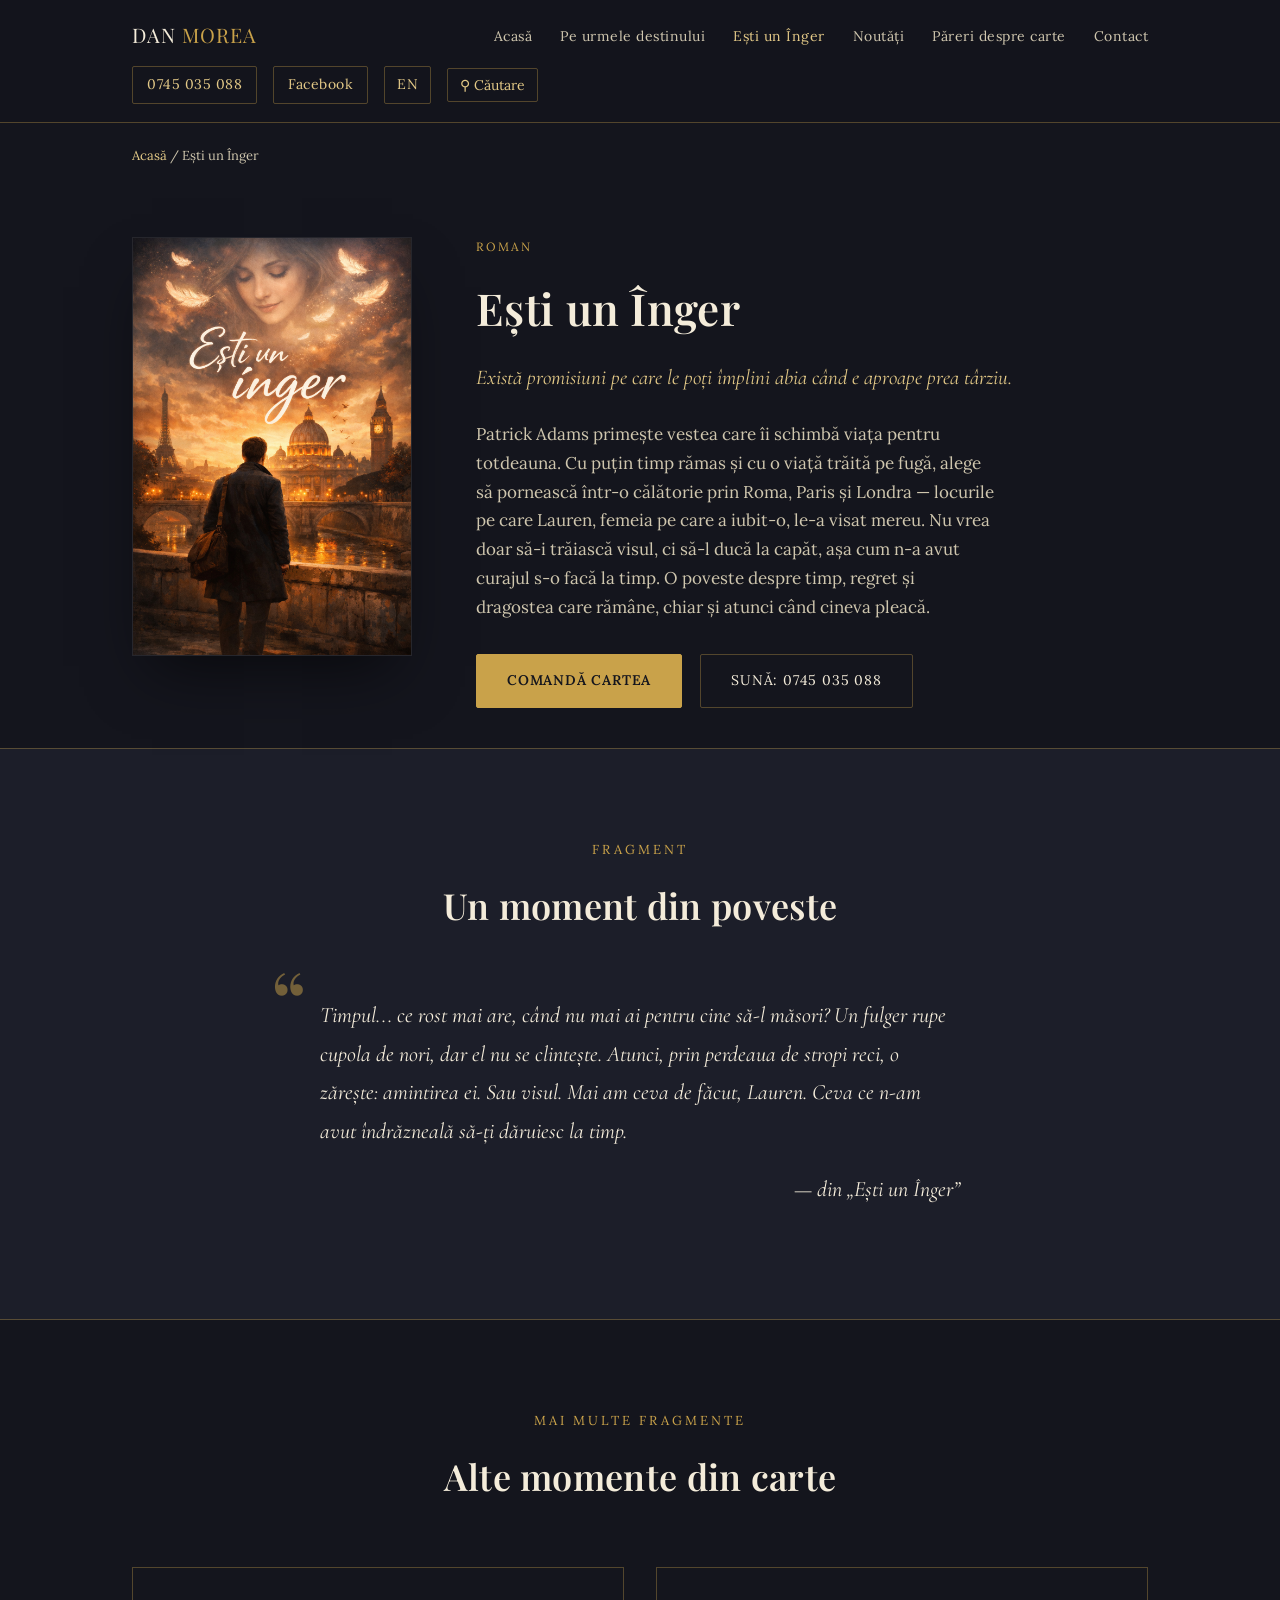
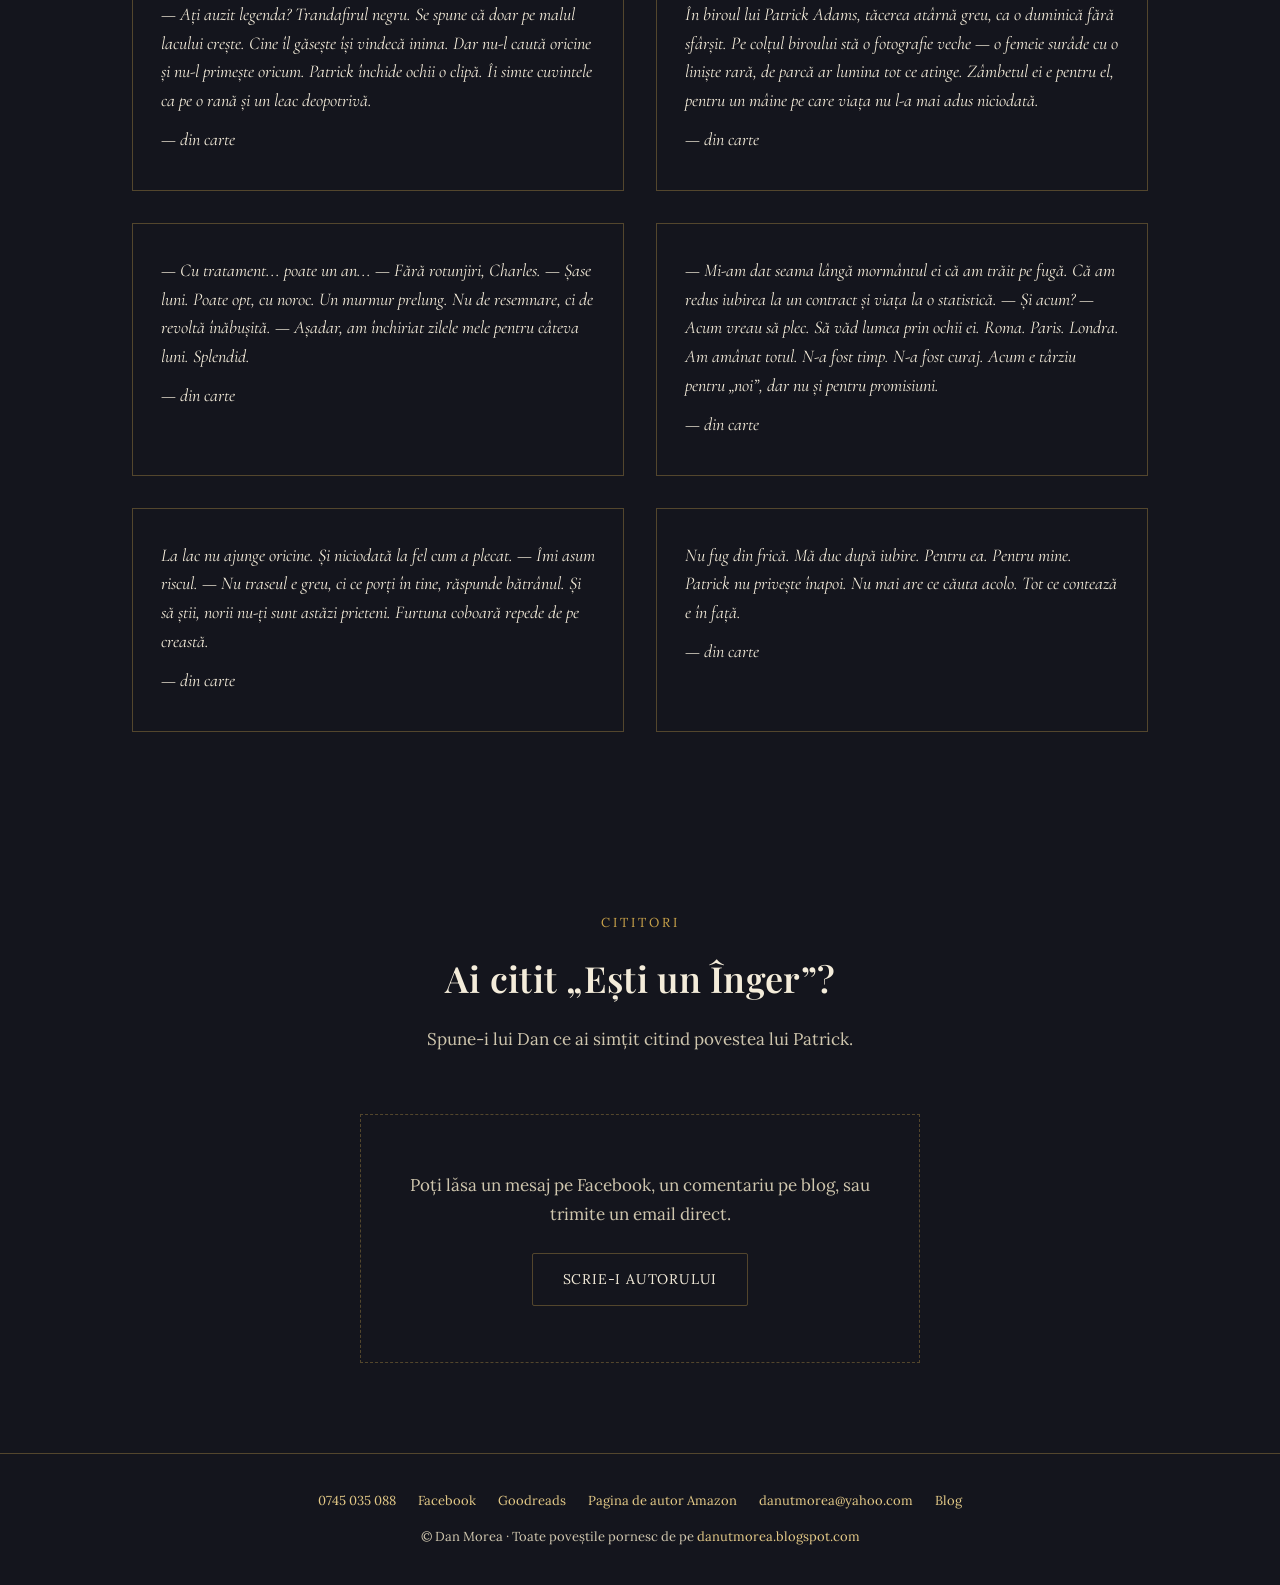
<file: esti-un-inger.html>
<!DOCTYPE html>
<html lang="ro">
<head>
<meta charset="UTF-8">
<meta name="viewport" content="width=device-width, initial-scale=1.0">
<title>Ești un Înger — Dan Morea</title>
<meta name="description" content="Ești un Înger, roman de Dan Morea. Patrick Adams pornește într-o călătorie prin Roma, Paris și Londra pentru a împlini o promisiune amânată prea mult.">
<meta property="og:title" content="Ești un Înger — Dan Morea">
<meta property="og:description" content="Există promisiuni pe care le poți împlini abia când e aproape prea târziu. Descoperă romanul.">
<meta property="og:type" content="book">
<meta property="og:image" content="coperta-esti-un-inger.png">
<meta name="robots" content="index, follow">
<link rel="preconnect" href="https://fonts.googleapis.com">
<link rel="preconnect" href="https://fonts.gstatic.com" crossorigin>
<link href="https://fonts.googleapis.com/css2?family=Playfair+Display:ital,wght@0,500;0,600;1,500&family=Lora:ital,wght@0,400;0,500;1,400&family=Cormorant+Garamond:ital,wght@1,500&display=swap" rel="stylesheet">
<link rel="stylesheet" href="styles.css">
</head>
<body>

<header>
  <div class="nav">
    <div class="brand">DAN <span>MOREA</span></div>
    <nav>
      <ul>
        <li><a href="index.html">Acasă</a></li>
        <li><a href="pe-urmele-destinului.html">Pe urmele destinului</a></li>
        <li><a href="esti-un-inger.html" class="active">Ești un Înger</a></li>
        <li><a href="noutati.html">Noutăți</a></li>
        <li><a href="pareri.html">Păreri despre carte</a></li>
        <li><a href="index.html#contact">Contact</a></li>
      </ul>
    </nav>
    <div class="nav-icons">
      <a href="tel:0745035088" data-site="tel"><span class="site-tel-text">0745 035 088</span></a>
      <a href="https://www.facebook.com/Dan-Morea-103458004781067/" data-site="fb">Facebook</a>
      <a href="en/you-are-an-angel.html" style="border:1px solid var(--line); padding:6px 12px; border-radius:2px; color:var(--gold-soft); font-size:14px;">EN</a>
      <div class="search-wrap">
        <button class="search-toggle" onclick="document.getElementById('search-box').classList.toggle('open'); document.getElementById('site-search-input').focus();">⚲ Căutare</button>
        <div class="search-box" id="search-box">
          <input type="text" id="site-search-input" placeholder="Caută pe site...">
          <div class="search-results" id="site-search-results"></div>
        </div>
      </div>
    </div>
  </div>
</header>

<div class="breadcrumb"><a href="index.html">Acasă</a> / Ești un Înger</div>

<section class="book-hero">
  <div class="wrap book-hero-grid">
    <img class="cover-frame" src="coperta-esti-un-inger.png" alt="Coperta romanului Ești un Înger">
    <div>
      <div class="book-detail-eyebrow">Roman</div>
      <h1>Ești un Înger</h1>
      <p class="book-tagline" id="carte-tagline">Există promisiuni pe care le poți împlini abia când e aproape prea târziu.</p>
      <p class="desc" id="carte-descriere">Patrick Adams primește vestea care îi schimbă viața pentru totdeauna. Cu puțin timp rămas și cu o viață trăită pe fugă, alege să pornească într-o călătorie prin Roma, Paris și Londra — locurile pe care Lauren, femeia pe care a iubit-o, le-a visat mereu. Nu vrea doar să-i trăiască visul, ci să-l ducă la capăt, așa cum n-a avut curajul s-o facă la timp. O poveste despre timp, regret și dragostea care rămâne, chiar și atunci când cineva pleacă.</p>
      <div class="cta-row" style="justify-content:flex-start;" id="carte-cta-row">
        <a href="index.html#contact" class="btn btn-solid" id="carte-buton-comanda">Comandă cartea</a>
        <a href="tel:0745035088" class="btn btn-ghost" data-site="tel">Sună: <span class="site-tel-text">0745 035 088</span></a>
      </div>
    </div>
  </div>
</section>

<section class="excerpt">
  <div class="wrap">
    <div class="section-head">
      <div class="eyebrow">Fragment</div>
      <h2>Un moment din poveste</h2>
    </div>
    <div class="excerpt-box">
      <p>Timpul... ce rost mai are, când nu mai ai pentru cine să-l măsori? Un fulger rupe cupola de nori, dar el nu se clintește. Atunci, prin perdeaua de stropi reci, o zărește: amintirea ei. Sau visul. Mai am ceva de făcut, Lauren. Ceva ce n-am avut îndrăzneală să-ți dăruiesc la timp.</p>
      <p class="excerpt-note">— din „Ești un Înger”</p>
    </div>
  </div>
</section>

<section style="background:var(--ink);">
  <div class="wrap">
    <div class="section-head">
      <div class="eyebrow">Mai multe fragmente</div>
      <h2>Alte momente din carte</h2>
    </div>
    <div class="fragment-grid" id="fragmente-list" data-file="fragmente-carte2.json">
      <p style="color:var(--parchment-dim); text-align:center; grid-column:1/-1;">Se încarcă fragmentele...</p>
    </div>
  </div>
</section>

<section id="pareri-teaser">
  <div class="wrap">
    <div class="section-head">
      <div class="eyebrow">Cititori</div>
      <h2>Ai citit „Ești un Înger”?</h2>
      <p>Spune-i lui Dan ce ai simțit citind povestea lui Patrick.</p>
    </div>
    <div class="review-empty">
      <p>Poți lăsa un mesaj pe Facebook, un comentariu pe blog, sau trimite un email direct.</p>
      <a href="index.html#contact" class="btn btn-ghost">Scrie-i autorului</a>
    </div>
  </div>
</section>

<footer>
  <div class="footer-links">
    <a href="tel:0745035088" data-site="tel"><span class="site-tel-text">0745 035 088</span></a>
    <a href="https://www.facebook.com/Dan-Morea-103458004781067/" data-site="fb">Facebook</a>
    <a href="https://www.goodreads.com/user/show/203054565-dan-morea" data-site="goodreads">Goodreads</a>
    <a href="https://www.amazon.com/author/dan-morea" data-site="amazon-autor">Pagina de autor Amazon</a>
    <a href="mailto:danutmorea@yahoo.com" data-site="email" class="site-email-text">danutmorea@yahoo.com</a>
    <a href="https://danutmorea.blogspot.com/">Blog</a>
  </div>
  © Dan Morea · Toate poveștile pornesc de pe <a href="https://danutmorea.blogspot.com/">danutmorea.blogspot.com</a>
</footer>

<script src="site-scripts.js"></script>
</body>
</html>
</file>
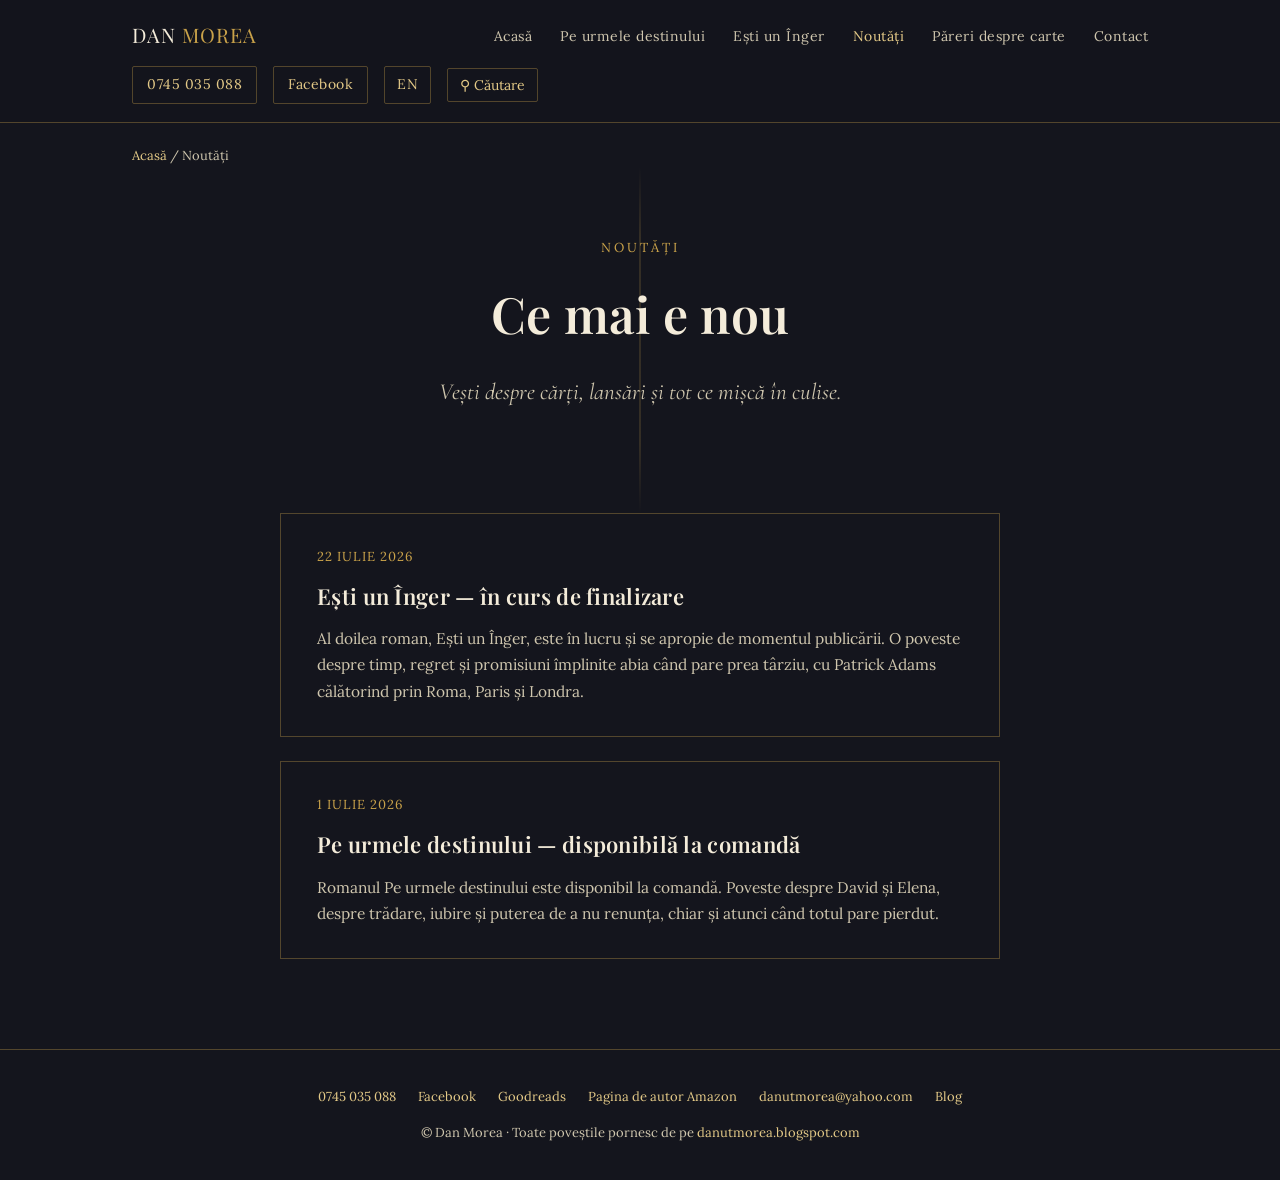
<file: noutati.html>
<!DOCTYPE html>
<html lang="ro">
<head>
<meta charset="UTF-8">
<meta name="viewport" content="width=device-width, initial-scale=1.0">
<title>Noutăți — Dan Morea</title>
<meta name="description" content="Ultimele noutăți despre romanele lui Dan Morea — Pe urmele destinului și Ești un Înger.">
<meta name="robots" content="index, follow">
<link rel="preconnect" href="https://fonts.googleapis.com">
<link rel="preconnect" href="https://fonts.gstatic.com" crossorigin>
<link href="https://fonts.googleapis.com/css2?family=Playfair+Display:ital,wght@0,500;0,600;1,500&family=Lora:ital,wght@0,400;0,500;1,400&family=Cormorant+Garamond:ital,wght@1,500&display=swap" rel="stylesheet">
<link rel="stylesheet" href="styles.css">
</head>
<body>

<header>
  <div class="nav">
    <div class="brand">DAN <span>MOREA</span></div>
    <nav>
      <ul>
        <li><a href="index.html">Acasă</a></li>
        <li><a href="pe-urmele-destinului.html">Pe urmele destinului</a></li>
        <li><a href="esti-un-inger.html">Ești un Înger</a></li>
        <li><a href="noutati.html" class="active">Noutăți</a></li>
        <li><a href="pareri.html">Păreri despre carte</a></li>
        <li><a href="index.html#contact">Contact</a></li>
      </ul>
    </nav>
    <div class="nav-icons">
      <a href="tel:0745035088" data-site="tel"><span class="site-tel-text">0745 035 088</span></a>
      <a href="https://www.facebook.com/Dan-Morea-103458004781067/" data-site="fb">Facebook</a>
      <a href="en/news.html" style="border:1px solid var(--line); padding:6px 12px; border-radius:2px; color:var(--gold-soft); font-size:14px;">EN</a>
      <div class="search-wrap">
        <button class="search-toggle" onclick="document.getElementById('search-box').classList.toggle('open'); document.getElementById('site-search-input').focus();">⚲ Căutare</button>
        <div class="search-box" id="search-box">
          <input type="text" id="site-search-input" placeholder="Caută pe site...">
          <div class="search-results" id="site-search-results"></div>
        </div>
      </div>
    </div>
  </div>
</header>

<div class="breadcrumb"><a href="index.html">Acasă</a> / Noutăți</div>

<section class="hero" style="padding:70px 32px 60px;">
  <div class="wrap">
    <div class="eyebrow">Noutăți</div>
    <h1>Ce mai e nou</h1>
    <p class="hero-quote">Vești despre cărți, lansări și tot ce mișcă în culise.</p>
  </div>
</section>

<section style="padding-top:0;">
  <div class="wrap">
    <div id="noutati-list" class="news-list">
      <p style="color:var(--parchment-dim); text-align:center;">Se încarcă noutățile...</p>
    </div>
  </div>
</section>

<footer>
  <div class="footer-links">
    <a href="tel:0745035088" data-site="tel"><span class="site-tel-text">0745 035 088</span></a>
    <a href="https://www.facebook.com/Dan-Morea-103458004781067/" data-site="fb">Facebook</a>
    <a href="https://www.goodreads.com/user/show/203054565-dan-morea" data-site="goodreads">Goodreads</a>
    <a href="https://www.amazon.com/author/dan-morea" data-site="amazon-autor">Pagina de autor Amazon</a>
    <a href="mailto:danutmorea@yahoo.com" data-site="email" class="site-email-text">danutmorea@yahoo.com</a>
    <a href="https://danutmorea.blogspot.com/">Blog</a>
  </div>
  © Dan Morea · Toate poveștile pornesc de pe <a href="https://danutmorea.blogspot.com/">danutmorea.blogspot.com</a>
</footer>

<script src="site-scripts.js"></script>
</body>
</html>
</file>
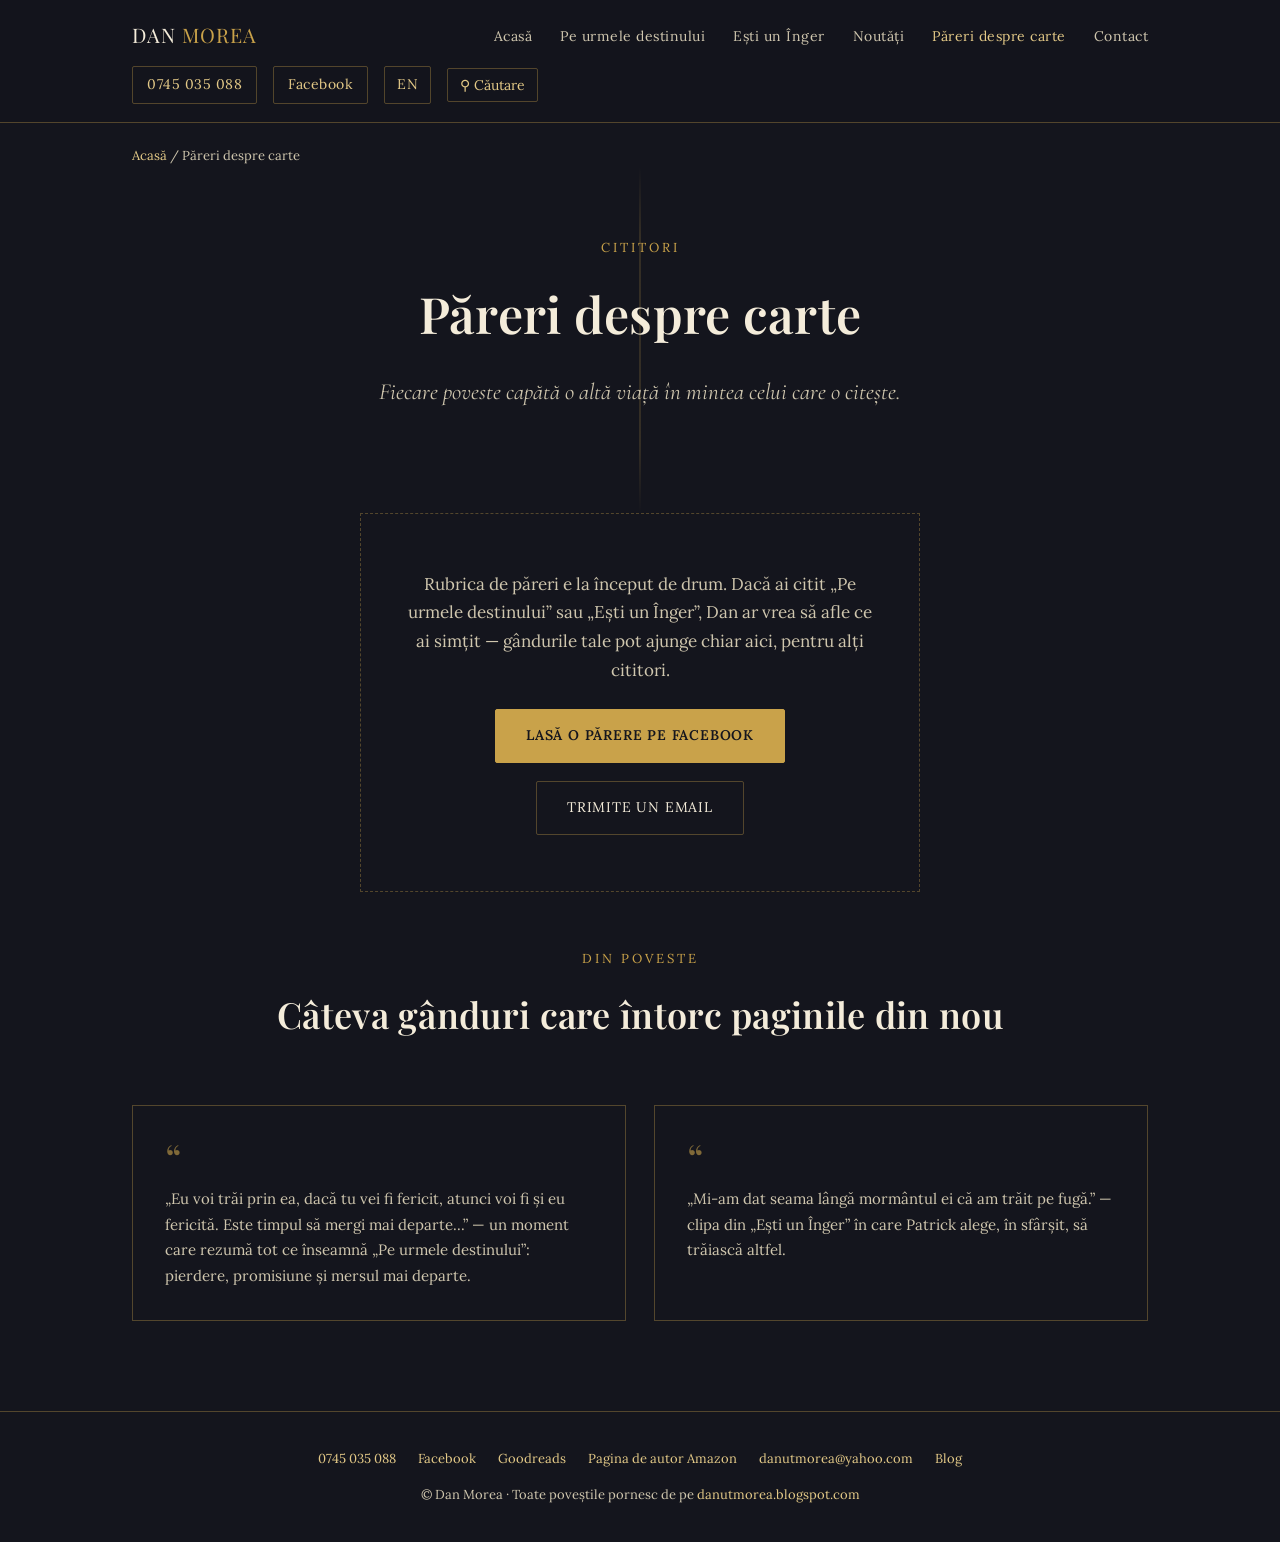
<file: pareri.html>
<!DOCTYPE html>
<html lang="ro">
<head>
<meta charset="UTF-8">
<meta name="viewport" content="width=device-width, initial-scale=1.0">
<title>Păreri despre carte — Dan Morea</title>
<meta name="description" content="Ce spun cititorii despre romanele lui Dan Morea — Pe urmele destinului și Ești un Înger. Lasă și tu o părere.">
<meta name="robots" content="index, follow">
<link rel="preconnect" href="https://fonts.googleapis.com">
<link rel="preconnect" href="https://fonts.gstatic.com" crossorigin>
<link href="https://fonts.googleapis.com/css2?family=Playfair+Display:ital,wght@0,500;0,600;1,500&family=Lora:ital,wght@0,400;0,500;1,400&family=Cormorant+Garamond:ital,wght@1,500&display=swap" rel="stylesheet">
<link rel="stylesheet" href="styles.css">
</head>
<body>

<header>
  <div class="nav">
    <div class="brand">DAN <span>MOREA</span></div>
    <nav>
      <ul>
        <li><a href="index.html">Acasă</a></li>
        <li><a href="pe-urmele-destinului.html">Pe urmele destinului</a></li>
        <li><a href="esti-un-inger.html">Ești un Înger</a></li>
        <li><a href="noutati.html">Noutăți</a></li>
        <li><a href="pareri.html" class="active">Păreri despre carte</a></li>
        <li><a href="index.html#contact">Contact</a></li>
      </ul>
    </nav>
    <div class="nav-icons">
      <a href="tel:0745035088" data-site="tel"><span class="site-tel-text">0745 035 088</span></a>
      <a href="https://www.facebook.com/Dan-Morea-103458004781067/" data-site="fb">Facebook</a>
      <a href="en/reviews.html" style="border:1px solid var(--line); padding:6px 12px; border-radius:2px; color:var(--gold-soft); font-size:14px;">EN</a>
      <div class="search-wrap">
        <button class="search-toggle" onclick="document.getElementById('search-box').classList.toggle('open'); document.getElementById('site-search-input').focus();">⚲ Căutare</button>
        <div class="search-box" id="search-box">
          <input type="text" id="site-search-input" placeholder="Caută pe site...">
          <div class="search-results" id="site-search-results"></div>
        </div>
      </div>
    </div>
  </div>
</header>

<div class="breadcrumb"><a href="index.html">Acasă</a> / Păreri despre carte</div>

<section class="hero" style="padding:70px 32px 60px;">
  <div class="wrap">
    <div class="eyebrow">Cititori</div>
    <h1>Păreri despre carte</h1>
    <p class="hero-quote">Fiecare poveste capătă o altă viață în mintea celui care o citește.</p>
  </div>
</section>

<section style="padding-top:0;">
  <div class="wrap">
    <div class="review-empty" style="margin-bottom:56px;">
      <p>Rubrica de păreri e la început de drum. Dacă ai citit „Pe urmele destinului” sau „Ești un Înger”, Dan ar vrea să afle ce ai simțit — gândurile tale pot ajunge chiar aici, pentru alți cititori.</p>
      <div class="cta-row">
        <a href="https://www.facebook.com/Dan-Morea-103458004781067/" class="btn btn-solid" data-site="fb">Lasă o părere pe Facebook</a>
        <a href="index.html#contact" class="btn btn-ghost">Trimite un email</a>
      </div>
    </div>

    <div class="section-head">
      <div class="eyebrow">Din poveste</div>
      <h2>Câteva gânduri care întorc paginile din nou</h2>
    </div>
    <div class="review-grid">
      <div class="review-card">
        <div class="quote-mark">“</div>
        <p>„Eu voi trăi prin ea, dacă tu vei fi fericit, atunci voi fi și eu fericită. Este timpul să mergi mai departe...” — un moment care rezumă tot ce înseamnă „Pe urmele destinului”: pierdere, promisiune și mersul mai departe.</p>
      </div>
      <div class="review-card">
        <div class="quote-mark">“</div>
        <p>„Mi-am dat seama lângă mormântul ei că am trăit pe fugă.” — clipa din „Ești un Înger” în care Patrick alege, în sfârșit, să trăiască altfel.</p>
      </div>
    </div>
  </div>
</section>

<footer>
  <div class="footer-links">
    <a href="tel:0745035088" data-site="tel"><span class="site-tel-text">0745 035 088</span></a>
    <a href="https://www.facebook.com/Dan-Morea-103458004781067/" data-site="fb">Facebook</a>
    <a href="https://www.goodreads.com/user/show/203054565-dan-morea" data-site="goodreads">Goodreads</a>
    <a href="https://www.amazon.com/author/dan-morea" data-site="amazon-autor">Pagina de autor Amazon</a>
    <a href="mailto:danutmorea@yahoo.com" data-site="email" class="site-email-text">danutmorea@yahoo.com</a>
    <a href="https://danutmorea.blogspot.com/">Blog</a>
  </div>
  © Dan Morea · Toate poveștile pornesc de pe <a href="https://danutmorea.blogspot.com/">danutmorea.blogspot.com</a>
</footer>

<script src="site-scripts.js"></script>
</body>
</html>
</file>
<file: styles.css>
:root{
  --ink:#14151d;
  --ink-2:#1c1e29;
  --parchment:#f4ecda;
  --parchment-dim:#cfc6ae;
  --gold:#c9a24a;
  --gold-soft:#e3c987;
  --wine:#7c2d3b;
  --wine-light:#a8455a;
  --line: rgba(201,162,74,0.35);
}
*{box-sizing:border-box; margin:0; padding:0;}
html{scroll-behavior:smooth;}
body{
  background:var(--ink);
  color:var(--parchment);
  font-family:'Lora', serif;
  line-height:1.7;
  font-size:17px;
}
h1,h2,h3{
  font-family:'Playfair Display', serif;
  font-weight:600;
  letter-spacing:0.3px;
}
a{color:inherit; text-decoration:none;}
img{max-width:100%; display:block;}
.wrap{max-width:1080px; margin:0 auto; padding:0 32px;}

/* Header */
header{
  position:relative; z-index:50;
  background:rgba(20,21,29,0.92);
  backdrop-filter:saturate(140%) blur(6px);
  border-bottom:1px solid var(--line);
}
.nav{
  display:flex; align-items:center; justify-content:space-between;
  padding:18px 32px; max-width:1080px; margin:0 auto;
  flex-wrap:wrap; gap:14px;
}
.brand{font-family:'Playfair Display', serif; font-size:20px; letter-spacing:1px; color:var(--parchment);}
.brand span{color:var(--gold);}
nav ul{list-style:none; display:flex; gap:28px; flex-wrap:wrap;}
nav a{font-size:14px; letter-spacing:0.5px; color:var(--parchment-dim); transition:color .2s;}
nav a:hover, nav a.active{color:var(--gold-soft);}
.nav-icons{display:flex; gap:16px; align-items:center;}
.nav-icons a{color:var(--gold-soft); font-size:14px; letter-spacing:0.5px; border:1px solid var(--line); padding:6px 14px; border-radius:2px;}
.nav-icons a:hover{border-color:var(--gold);}

/* Search */
.search-wrap{position:relative;}
.search-toggle{
  background:none; border:1px solid var(--line); color:var(--gold-soft);
  padding:7px 12px; border-radius:2px; cursor:pointer; font-size:14px; font-family:inherit;
}
.search-toggle:hover{border-color:var(--gold);}
.search-box{
  display:none; position:absolute; top:calc(100% + 8px); right:0;
  background:var(--ink-2); border:1px solid var(--line); border-radius:2px;
  padding:10px; width:260px; z-index:80;
}
.search-box.open{display:block;}
.search-box input{
  width:100%; background:var(--ink); border:1px solid var(--line); color:var(--parchment);
  padding:9px 12px; font-family:'Lora', serif; font-size:14px; border-radius:2px;
}
.search-box input:focus{outline:none; border-color:var(--gold);}
.search-results{display:none; margin-top:8px; max-height:280px; overflow-y:auto;}
.search-result-item{
  display:flex; flex-direction:column; gap:2px; padding:10px 8px; border-bottom:1px solid var(--line);
}
.search-result-item:last-child{border-bottom:none;}
.search-result-item strong{color:var(--gold-soft); font-size:13.5px; font-family:'Playfair Display', serif; font-weight:600;}
.search-result-item span{color:var(--parchment-dim); font-size:12px; line-height:1.4;}
.search-result-item:hover strong{color:var(--gold);}

/* Language select (opens Google Translate in a new tab) */
.lang-select{
  background:var(--ink); border:1px solid var(--line); color:var(--gold-soft);
  padding:7px 12px; border-radius:2px; font-family:'Lora', serif; font-size:14px; cursor:pointer;
}
.lang-select:focus{outline:none; border-color:var(--gold);}

/* Noutăți / news cards */
.news-list{display:flex; flex-direction:column; gap:24px; max-width:720px; margin:0 auto;}
.news-card{border:1px solid var(--line); padding:32px 36px;}
.news-date{font-size:13px; letter-spacing:1px; text-transform:uppercase; color:var(--gold); margin-bottom:10px;}
.news-card h3{font-size:22px; color:var(--parchment); margin-bottom:10px;}
.news-card p{color:var(--parchment-dim); font-size:15.5px;}

/* Google Translate widget - minimal reskin */
#google_translate_element{display:inline-block;}
#google_translate_element .goog-te-gadget{font-family:'Lora', serif !important; font-size:0 !important; color:transparent !important;}
#google_translate_element .goog-te-gadget-simple{
  background:var(--ink) !important; border:1px solid var(--line) !important; border-radius:2px !important;
  padding:6px 10px !important; display:inline-flex !important; align-items:center;
}
#google_translate_element .goog-te-gadget-simple .goog-te-menu-value span{color:var(--gold-soft) !important; font-size:14px !important;}
#google_translate_element .goog-te-gadget-simple .goog-te-menu-value{color:var(--gold-soft) !important;}
#google_translate_element img{display:none !important;}
.goog-te-banner-frame, .goog-te-banner-frame.skiptranslate, iframe.goog-te-banner-frame{
  display:none !important; visibility:hidden !important; height:0 !important;
}
html{top:0 !important; margin-top:0 !important;}
body{top:0 !important; margin-top:0 !important; position:static !important;}
.goog-tooltip, .goog-tooltip:hover{display:none !important;}
.goog-text-highlight{background:none !important; box-shadow:none !important;}

/* Breadcrumb */
.breadcrumb{padding:22px 32px 0; max-width:1080px; margin:0 auto; font-size:13px; color:var(--parchment-dim);}
.breadcrumb a{color:var(--gold-soft);}

/* Hero */
.hero{
  padding:100px 32px 90px;
  text-align:center;
  position:relative;
  overflow:hidden;
}
.hero::before{
  content:"";
  position:absolute; left:50%; top:0; bottom:0;
  width:1px; background:linear-gradient(to bottom, transparent, var(--line) 20%, var(--line) 80%, transparent);
  transform:translateX(-50%);
}
.eyebrow{
  font-size:13px; letter-spacing:3px; text-transform:uppercase;
  color:var(--gold); margin-bottom:24px; position:relative;
}
.hero h1{
  font-size:clamp(30px, 4.6vw, 50px);
  color:var(--parchment);
  max-width:820px; margin:0 auto 28px;
  line-height:1.25;
  position:relative;
}
.hero-quote{
  font-family:'Cormorant Garamond', serif;
  font-style:italic;
  font-size:23px;
  color:var(--parchment-dim);
  max-width:560px; margin:0 auto 40px;
  position:relative;
}
.cta-row{display:flex; gap:18px; justify-content:center; flex-wrap:wrap; position:relative;}
.btn{
  display:inline-block; padding:14px 30px;
  font-size:14px; letter-spacing:0.8px; text-transform:uppercase;
  border:1px solid var(--gold); border-radius:2px;
  transition:all .25s; cursor:pointer; background:none; font-family:inherit;
}
.btn-solid{background:var(--gold); color:var(--ink); font-weight:600;}
.btn-solid:hover{background:var(--gold-soft); border-color:var(--gold-soft);}
.btn-ghost{color:var(--parchment); border-color:var(--line);}
.btn-ghost:hover{border-color:var(--gold); color:var(--gold-soft);}

/* Section shared */
section{padding:90px 0;}
.section-head{text-align:center; margin-bottom:60px;}
.section-head .eyebrow{margin-bottom:14px;}
.section-head h2{font-size:clamp(26px,3.4vw,36px); color:var(--parchment);}
.section-head p{color:var(--parchment-dim); max-width:560px; margin:16px auto 0;}

/* Books grid (home) */
.books-grid{
  display:grid; grid-template-columns:1fr 1fr; gap:0;
  position:relative;
}
.books-grid::before{
  content:"";
  position:absolute; left:50%; top:40px; bottom:40px; width:1px;
  background:repeating-linear-gradient(to bottom, var(--gold) 0 6px, transparent 6px 12px);
  transform:translateX(-50%);
  opacity:0.55;
}
.book-card{
  padding:0 56px; display:flex; flex-direction:column; align-items:center; text-align:center;
}
.cover-frame{
  width:220px; box-shadow:0 30px 60px -20px rgba(0,0,0,0.6);
  border:1px solid rgba(244,236,218,0.08);
  margin-bottom:32px;
}
.book-eyebrow{font-size:12px; letter-spacing:2px; text-transform:uppercase; color:var(--gold); margin-bottom:10px;}
.book-card h3{font-size:28px; color:var(--parchment); margin-bottom:6px;}
.book-tagline{font-family:'Cormorant Garamond', serif; font-style:italic; font-size:19px; color:var(--gold-soft); margin-bottom:20px;}
.book-blurb{color:var(--parchment-dim); font-size:15.5px; max-width:340px; margin-bottom:28px;}
.thread-node{
  position:absolute; left:50%; top:50%; transform:translate(-50%,-50%);
  width:64px; height:64px; border-radius:50%;
  background:var(--ink); border:1px solid var(--gold);
  display:flex; align-items:center; justify-content:center;
  font-family:'Cormorant Garamond', serif; font-style:italic; font-size:14px; color:var(--gold-soft);
  text-align:center; line-height:1.1; z-index:2;
}
.thread-wrap{position:relative;}

/* Book detail page */
.book-hero{padding:70px 32px 40px;}
.book-hero-grid{display:grid; grid-template-columns:280px 1fr; gap:64px; align-items:start;}
.book-hero-grid .cover-frame{width:100%; margin-bottom:0;}
.book-detail-eyebrow{font-size:12px; letter-spacing:2px; text-transform:uppercase; color:var(--gold); margin-bottom:14px;}
.book-hero-grid h1{font-size:clamp(30px,4vw,44px); margin-bottom:14px;}
.book-hero-grid .book-tagline{font-size:21px; margin-bottom:24px;}
.book-hero-grid p.desc{color:var(--parchment-dim); margin-bottom:32px; max-width:520px;}

.excerpt{background:var(--ink-2); border-top:1px solid var(--line); border-bottom:1px solid var(--line);}
.excerpt-box{
  max-width:680px; margin:0 auto; position:relative; padding:0 20px;
}
.excerpt-box::before{
  content:"\201C"; font-family:'Playfair Display', serif; font-size:90px; color:var(--gold);
  opacity:0.5; position:absolute; left:-30px; top:-40px; line-height:1;
}
.excerpt-box p{
  font-family:'Cormorant Garamond', serif; font-style:italic; font-size:22px; line-height:1.75;
  color:var(--parchment); margin-bottom:20px;
}
.excerpt-note{font-family:'Lora', serif; font-style:normal; font-size:14px; color:var(--parchment-dim); text-align:right;}

/* Fragment gallery */
.fragment-grid{display:grid; grid-template-columns:1fr 1fr; gap:32px;}
.fragment-card{border:1px solid var(--line);}
.fragment-card img{width:100%; height:260px; object-fit:cover;}
.fragment-body{padding:26px 28px;}
.fragment-body p{font-family:'Cormorant Garamond', serif; font-style:italic; font-size:18px; color:var(--parchment); line-height:1.6; margin-bottom:10px;}
.fragment-note{font-size:13px; color:var(--parchment-dim);}
.fragment-card.wide{grid-column:1 / -1;}
.fragment-card.wide .fragment-inner{display:grid; grid-template-columns:280px 1fr;}
.fragment-card.wide img{height:100%; min-height:220px;}
@media (max-width:820px){
  .fragment-grid{grid-template-columns:1fr;}
  .fragment-card.wide .fragment-inner{grid-template-columns:1fr;}
}

/* About */
.about{background:var(--ink-2); border-top:1px solid var(--line); border-bottom:1px solid var(--line);}
.about-grid{
  display:grid; grid-template-columns:220px 1fr; gap:56px; align-items:center;
}
.about-photo{border-radius:2px; filter:grayscale(15%);}
.about h2{font-size:30px; margin-bottom:20px; color:var(--parchment);}
.about p{color:var(--parchment-dim); font-size:16px; max-width:560px;}
.about p + p{margin-top:14px;}
.about .signature{
  margin-top:24px; font-family:'Cormorant Garamond', serif; font-style:italic;
  color:var(--gold-soft); font-size:20px;
}

/* Reviews */
.review-grid{display:grid; grid-template-columns:1fr 1fr; gap:28px;}
.review-card{
  border:1px solid var(--line); padding:32px; position:relative;
}
.review-card .quote-mark{font-family:'Playfair Display', serif; font-size:40px; color:var(--gold); opacity:0.6; line-height:1; margin-bottom:8px;}
.review-card p{color:var(--parchment-dim); font-size:15px;}
.review-empty{
  text-align:center; max-width:560px; margin:0 auto; padding:56px 40px;
  border:1px dashed var(--line);
}
.review-empty p{color:var(--parchment-dim); margin-bottom:24px;}

/* Contact */
.contact{text-align:center;}
.contact-grid{display:grid; grid-template-columns:1fr 1fr; gap:40px; max-width:900px; margin:0 auto; text-align:left;}
.contact-card{
  padding:44px 40px;
  border:1px solid var(--line); position:relative;
}
.contact-card::before, .contact-card::after{
  content:""; position:absolute; width:14px; height:14px; border:1px solid var(--gold);
}
.contact-card::before{top:-1px; left:-1px; border-right:none; border-bottom:none;}
.contact-card::after{bottom:-1px; right:-1px; border-left:none; border-top:none;}
.contact-card p{color:var(--parchment-dim); margin-bottom:24px;}
.phone{
  font-family:'Playfair Display', serif; font-size:28px; color:var(--gold-soft); letter-spacing:1px;
  margin-bottom:20px; display:block;
}
.contact-links{display:flex; flex-direction:column; gap:14px; margin-top:8px;}
.contact-links a{
  color:var(--parchment-dim); border-bottom:1px solid var(--line); padding-bottom:3px; font-size:15px; width:fit-content;
}
.contact-links a:hover{color:var(--gold-soft); border-color:var(--gold);}

.form-card{padding:44px 40px; border:1px solid var(--line);}
.form-card h3{font-size:20px; margin-bottom:22px; color:var(--parchment); font-weight:500;}
.form-row{margin-bottom:18px;}
.form-row label{display:block; font-size:13px; letter-spacing:0.5px; text-transform:uppercase; color:var(--gold-soft); margin-bottom:8px;}
.form-row input, .form-row textarea{
  width:100%; background:var(--ink); border:1px solid var(--line); color:var(--parchment);
  padding:12px 14px; font-family:'Lora', serif; font-size:15px; border-radius:2px;
}
.form-row input:focus, .form-row textarea:focus{outline:none; border-color:var(--gold);}
.form-row textarea{resize:vertical; min-height:110px;}

footer{
  padding:36px 32px; text-align:center; font-size:13px; color:var(--parchment-dim);
  border-top:1px solid var(--line);
}
footer .footer-links{display:flex; gap:22px; justify-content:center; margin-bottom:14px; flex-wrap:wrap;}
footer a{color:var(--gold-soft);}

@media (max-width:820px){
  .books-grid{grid-template-columns:1fr; gap:80px;}
  .books-grid::before{display:none;}
  .thread-node{display:none;}
  .book-card{padding:0 24px;}
  .about-grid{grid-template-columns:1fr; text-align:center;}
  .about-photo{margin:0 auto; width:160px;}
  .hero::before{display:none;}
  .book-hero-grid{grid-template-columns:1fr; text-align:center;}
  .book-hero-grid .cover-frame{width:220px; margin:0 auto;}
  .review-grid{grid-template-columns:1fr;}
  .contact-grid{grid-template-columns:1fr;}
}
</file>
